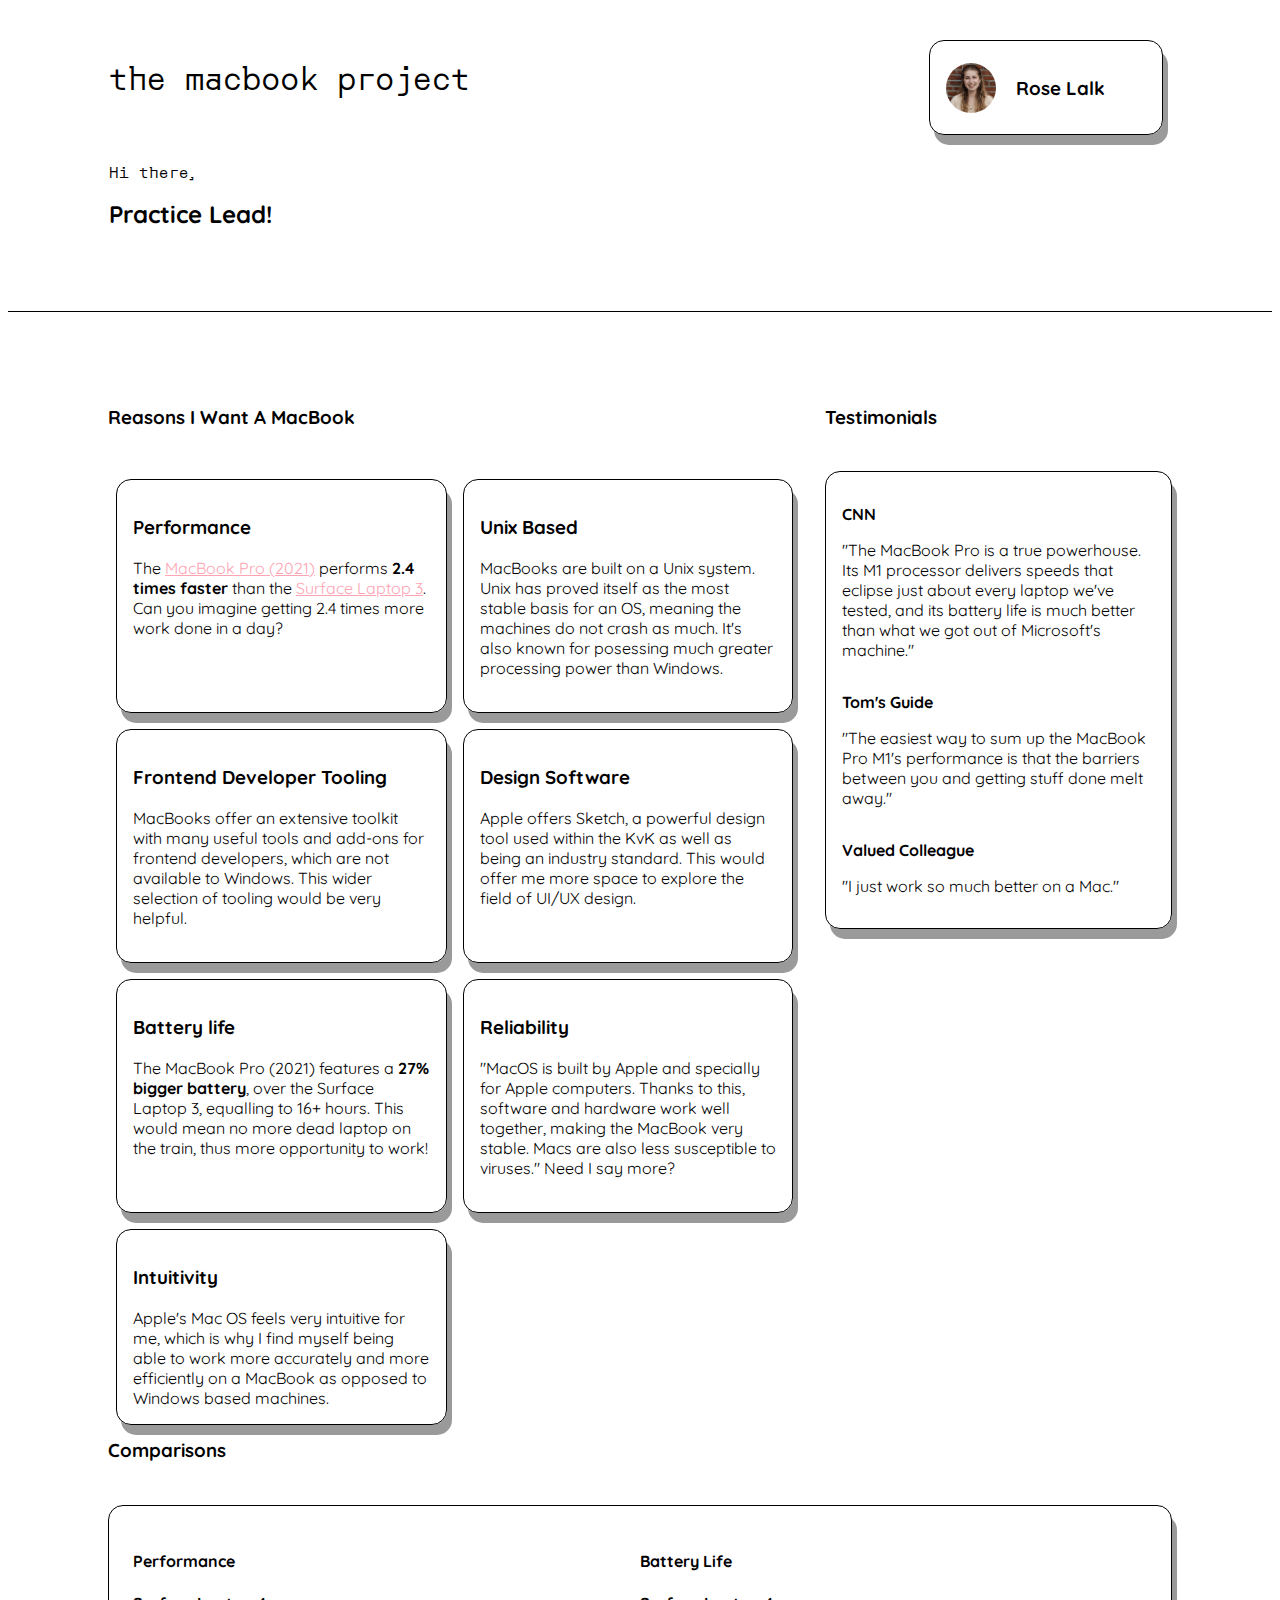
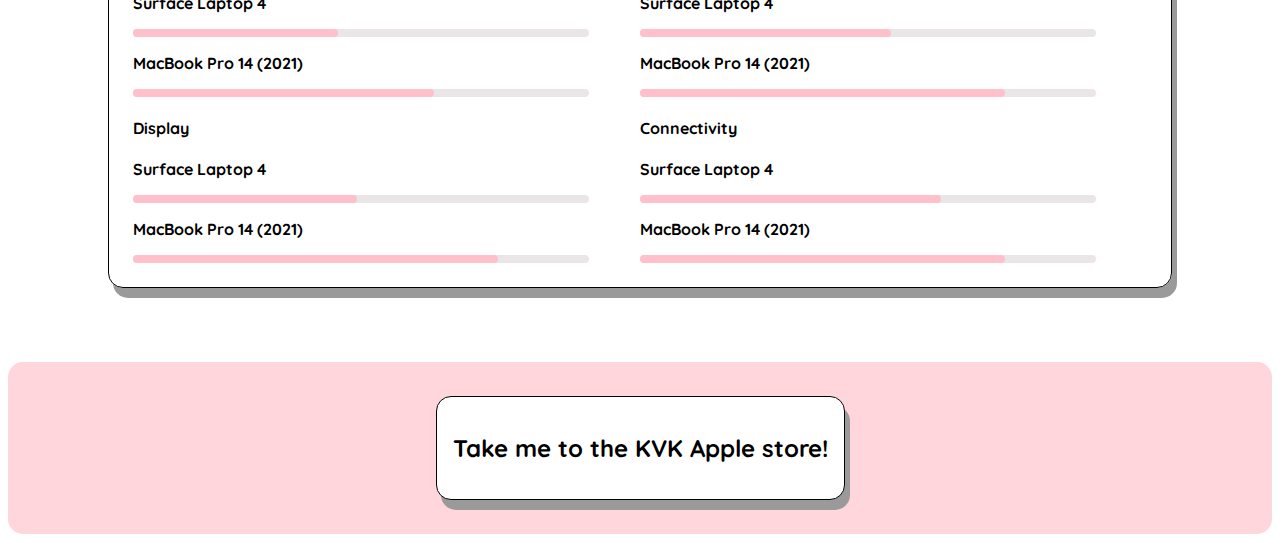
<file: index.html>
<!DOCTYPE html>
<html lang="en">
  <head>
    <meta charset="UTF-8" />
    <meta http-equiv="X-UA-Compatible" content="IE=edge" />
    <meta name="viewport" content="width=device-width, initial-scale=1.0" />
    <title>The Macbook Project</title>
    <link rel="stylesheet" href="./dashboard.css" />
    <link rel="preconnect" href="https://fonts.googleapis.com" />
    <link rel="preconnect" href="https://fonts.gstatic.com" crossorigin />
    <link rel="preconnect" href="https://fonts.googleapis.com" />
    <link rel="preconnect" href="https://fonts.gstatic.com" crossorigin />
    <link
      href="https://fonts.googleapis.com/css2?family=Orbit&family=Quicksand:wght@300;400;500&display=swap"
      rel="stylesheet"
    />
  </head>
  <body>
    <div class="container">
      <header>
        <!-- cool modern robotic/typewriter font for this -->
        <h1>the macbook project</h1>

        <a class="profile-card" href="https://roselalk.netlify.app/">
          <img src="./rose.jpeg" alt="rounded picture of Rose" />
          <h3>Rose Lalk</h3>
        </a>

        <p class="orbit">Hi there,</p>
        <h2>Practice Lead!</h2>
      </header>

      <main>
        <h3 class="argument-title main-title">Reasons I Want A MacBook</h3>

        <div class="argument-cards">
          <article class="card">
            <h3>Performance</h3>
            The
            <a
              class="underline pink"
              href="https://browser.geekbench.com/macs/macbook-pro-14-inch-2021-apple-m1-pro-10-core-cpu"
              >MacBook Pro (2021)</a
            >
            performs <span class="bold">2.4 times faster</span> than the
            <a
              class="underline pink"
              href="https://browser.geekbench.com/v6/cpu/1757381"
              >Surface Laptop 3</a
            >. Can you imagine getting 2.4 times more work done in a day?
          </article>

          <article class="card">
            <h3>Unix Based</h3>
            MacBooks are built on a Unix system. Unix has proved itself as the most stable basis for an OS, meaning the machines do not crash as much. It's also known for posessing much greater processing power than Windows.
          </article>

          <article class="card">
            <h3>Frontend Developer Tooling</h3>
            MacBooks offer an extensive toolkit with many useful tools and add-ons for frontend developers, which are not available to Windows. This wider selection of tooling would be very helpful.
          </article>

          <article class="card">
            <h3>Design Software</h3>
            Apple offers Sketch, a powerful design tool used within the KvK as
            well as being an industry standard. This would offer me more space
            to explore the field of UI/UX design.
          </article>

          <article class="card">
            <h3>Battery life</h3>
            The MacBook Pro (2021) features a
            <a
            class="bold"
              href="https://nanoreview.net/en/laptop-compare/microsoft-surface-laptop-3-15-vs-apple-macbook-pro-13-m1-2020"
              >27% bigger battery</a
            >, over the Surface Laptop 3, equalling to 16+ hours. This would
            mean no more dead laptop on the train, thus more opportunity to
            work!
          </article>

          <article class="card">
            <h3>Reliability</h3>
            <a
              class="black"
              href="https://www.coolblue.nl/en/advice/reasons-to-buy-macbook.html"
            >
              "MacOS is built by Apple and specially for Apple computers. Thanks
              to this, software and hardware work well together, making the
              MacBook very stable. Macs are also less susceptible to viruses."
            </a>
            Need I say more?
          </article>

          <article class="card">
            <h3>Intuitivity</h3>
            Apple's Mac OS feels very intuitive for me, which is why I find
            myself being able to work more accurately and more efficiently on a
            MacBook as opposed to Windows based machines.
          </article>
        </div>

        <h3 class="testimonials-title main-title">Testimonials</h3>
        <aside class="testimonials">
          <!-- CNN underscored "The Surface Laptop 4 is great, but can it top the MacBook Pro?" -->
          <div class="testimonials-card">
            <p class="bold">
              <a
                href="https://edition.cnn.com/cnn-underscored/electronics/surface-laptop-4-vs-macbook-pro-m1"
                >CNN</a
              >
            </p>
            <p>
              "The MacBook Pro is a true powerhouse. Its M1 processor delivers
              speeds that eclipse just about every laptop we've tested, and its
              battery life is much better than what we got out of Microsoft's
              machine."
            </p>
          </div>

          <div class="testimonials-card">
            <p class="bold">
              <a href="https://www.tomsguide.com/reviews/macbook-pro-m1"
                >Tom's Guide</a
              >
            </p>
            <p>
              "The easiest way to sum up the MacBook Pro M1's performance is
              that the barriers between you and getting stuff done melt away."
            </p>
          </div>
          <div class="testimonials-card">
            <p class="bold">Valued Colleague</p>
            <p>"I just work so much better on a Mac."</p>
          </div>
        </aside>

        <h3 class="comparisons-title">Comparisons</h3>
        <aside class="comparisons">
          <div class="comparison-card">
            <a
              href="https://nanoreview.net/en/laptop-compare/microsoft-surface-laptop-4-13-5-vs-apple-macbook-pro-14-2021"
              ><h4>Performance</h4>
              <p class="bold comparison-card-device-title">Surface Laptop 4</p>
              <div class="line">
                <div class="line line-45"></div>
              </div>
              <p class="bold comparison-card-device-title">
                MacBook Pro 14 (2021)
              </p>
              <div class="line">
                <div class="line line-66"></div>
              </div>
            </a>
          </div>

          <div class="comparison-card">
            <a
              href="https://nanoreview.net/en/laptop-compare/microsoft-surface-laptop-4-13-5-vs-apple-macbook-pro-14-2021"
            >
              <h4>Battery Life</h4>
              <p class="bold comparison-card-device-title">Surface Laptop 4</p>
              <div class="line">
                <div class="line line-55"></div>
              </div>
              <p class="bold comparison-card-device-title">
                MacBook Pro 14 (2021)
              </p>
              <div class="line">
                <div class="line line-80"></div>
              </div>
            </a>
          </div>

          <div class="comparison-card">
            <a
              href="https://nanoreview.net/en/laptop-compare/microsoft-surface-laptop-4-13-5-vs-apple-macbook-pro-14-2021"
            >
              <h4>Display</h4>
              <p class="bold comparison-card-device-title">Surface Laptop 4</p>
              <div class="line">
                <div class="line line-49"></div>
              </div>
              <p class="bold comparison-card-device-title">
                MacBook Pro 14 (2021)
              </p>
              <div class="line">
                <div class="line line-80"></div>
              </div>
            </a>
          </div>

          <div class="comparison-card">
            <a
              href="https://nanoreview.net/en/laptop-compare/microsoft-surface-laptop-4-13-5-vs-apple-macbook-pro-14-2021"
            >
              <h4>Connectivity</h4>
              <p class="bold comparison-card-device-title">Surface Laptop 4</p>
              <div class="line">
                <div class="line line-66"></div>
              </div>
              <p class="bold comparison-card-device-title">
                MacBook Pro 14 (2021)
              </p>
              <div class="line">
                <div class="line line-80"></div>
              </div>
            </a>
          </div>
        </aside>
      </main>
      <aside class="sidebar button">
        <a href="https://kvk.topdesk.net/tas/public/ssp/content/serviceflow?unid=dc4fb45487564fb5b087b122ed13711d&from=d51af365-c230-4e5a-81bf-843d95561022" class="card white-bg black button">
            <h2>Take me to the KVK Apple store!</h2>
        </a>
      </aside>
    </div>
  </body>
</html>
</file>
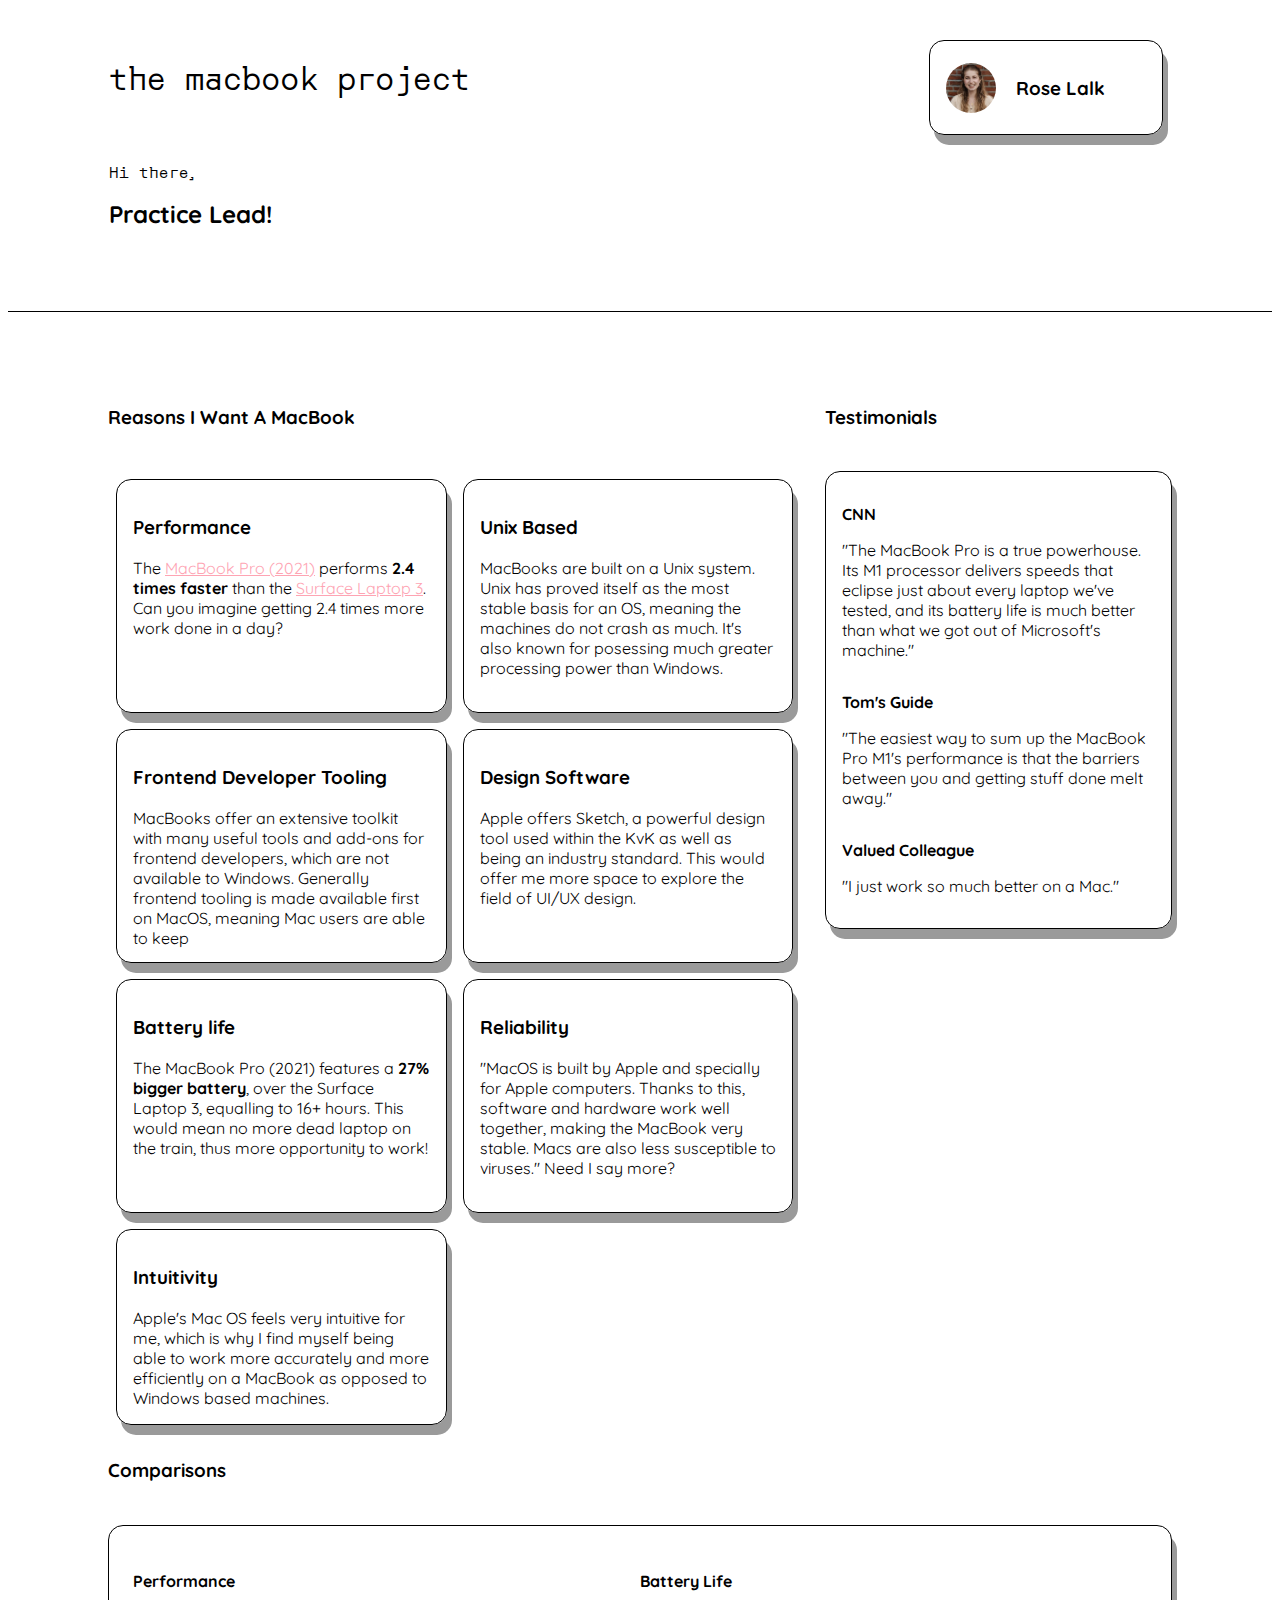
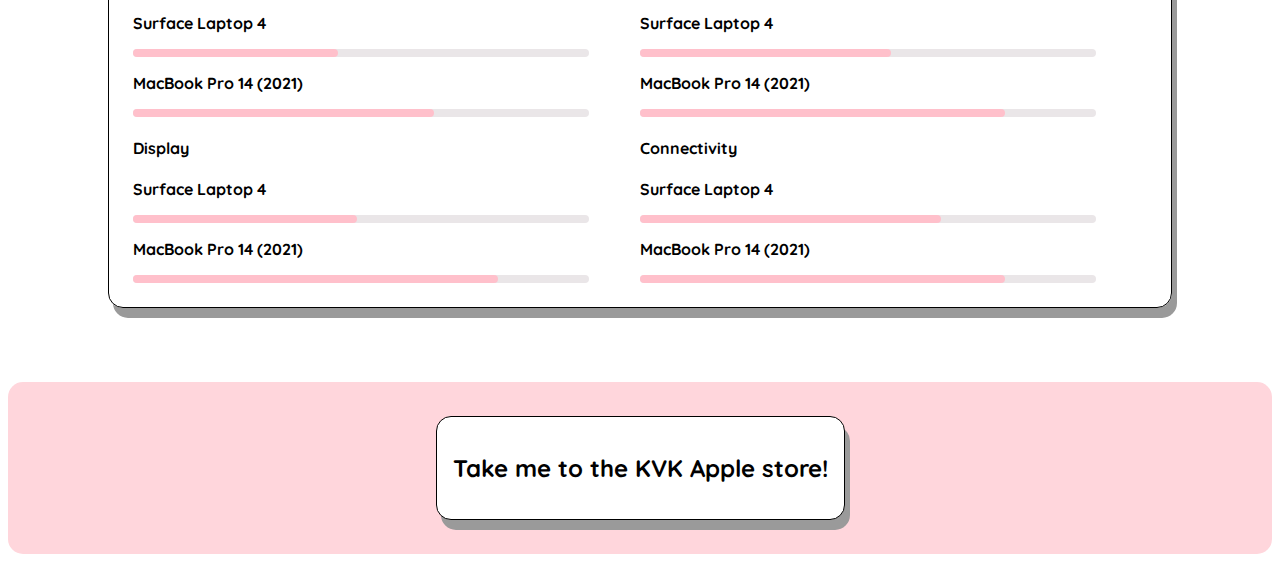
<file: dashboard.html>
<!DOCTYPE html>
<html lang="en">
  <head>
    <meta charset="UTF-8" />
    <meta http-equiv="X-UA-Compatible" content="IE=edge" />
    <meta name="viewport" content="width=device-width, initial-scale=1.0" />
    <title>The Macbook Project</title>
    <link rel="stylesheet" href="./dashboard.css" />
    <link rel="preconnect" href="https://fonts.googleapis.com" />
    <link rel="preconnect" href="https://fonts.gstatic.com" crossorigin />
    <link rel="preconnect" href="https://fonts.googleapis.com" />
    <link rel="preconnect" href="https://fonts.gstatic.com" crossorigin />
    <link
      href="https://fonts.googleapis.com/css2?family=Orbit&family=Quicksand:wght@300;400;500&display=swap"
      rel="stylesheet"
    />
  </head>
  <body>
    <div class="container">
      <header>
        <!-- cool modern robotic/typewriter font for this -->
        <h1>the macbook project</h1>

        <a class="profile-card" href="https://roselalk.netlify.app/">
          <img src="./rose.jpeg" alt="rounded picture of Rose" />
          <h3>Rose Lalk</h3>
        </a>

        <p class="orbit">Hi there,</p>
        <h2>Practice Lead!</h2>
      </header>

      <main>
        <h3 class="argument-title main-title">Reasons I Want A MacBook</h3>

        <div class="argument-cards">
          <article class="card">
            <h3>Performance</h3>
            The
            <a
              class="underline pink"
              href="https://browser.geekbench.com/macs/macbook-pro-14-inch-2021-apple-m1-pro-10-core-cpu"
              >MacBook Pro (2021)</a
            >
            performs <span class="bold">2.4 times faster</span> than the
            <a
              class="underline pink"
              href="https://browser.geekbench.com/v6/cpu/1757381"
              >Surface Laptop 3</a
            >. Can you imagine getting 2.4 times more work done in a day?
          </article>

          <article class="card">
            <h3>Unix Based</h3>
            MacBooks are built on a Unix system. Unix has proved itself as the most stable basis for an OS, meaning the machines do not crash as much. It's also known for posessing much greater processing power than Windows.
          </article>

          <article class="card">
            <h3>Frontend Developer Tooling</h3>
            MacBooks offer an extensive toolkit with many useful tools and add-ons for frontend developers, which are not available to Windows. Generally frontend tooling is made available first on MacOS, meaning Mac users are able to keep
          </article>

          <article class="card">
            <h3>Design Software</h3>
            Apple offers Sketch, a powerful design tool used within the KvK as
            well as being an industry standard. This would offer me more space
            to explore the field of UI/UX design.
          </article>

          <article class="card">
            <h3>Battery life</h3>
            The MacBook Pro (2021) features a
            <a
            class="bold"
              href="https://nanoreview.net/en/laptop-compare/microsoft-surface-laptop-3-15-vs-apple-macbook-pro-13-m1-2020"
              >27% bigger battery</a
            >, over the Surface Laptop 3, equalling to 16+ hours. This would
            mean no more dead laptop on the train, thus more opportunity to
            work!
          </article>

          <article class="card">
            <h3>Reliability</h3>
            <a
              class="black"
              href="https://www.coolblue.nl/en/advice/reasons-to-buy-macbook.html"
            >
              "MacOS is built by Apple and specially for Apple computers. Thanks
              to this, software and hardware work well together, making the
              MacBook very stable. Macs are also less susceptible to viruses."
            </a>
            Need I say more?
          </article>

          <article class="card">
            <h3>Intuitivity</h3>
            Apple's Mac OS feels very intuitive for me, which is why I find
            myself being able to work more accurately and more efficiently on a
            MacBook as opposed to Windows based machines.
          </article>
        </div>

        <h3 class="testimonials-title main-title">Testimonials</h3>
        <aside class="testimonials">
          <!-- CNN underscored "The Surface Laptop 4 is great, but can it top the MacBook Pro?" -->
          <div class="testimonials-card">
            <p class="bold">
              <a
                href="https://edition.cnn.com/cnn-underscored/electronics/surface-laptop-4-vs-macbook-pro-m1"
                >CNN</a
              >
            </p>
            <p>
              "The MacBook Pro is a true powerhouse. Its M1 processor delivers
              speeds that eclipse just about every laptop we've tested, and its
              battery life is much better than what we got out of Microsoft's
              machine."
            </p>
          </div>

          <div class="testimonials-card">
            <p class="bold">
              <a href="https://www.tomsguide.com/reviews/macbook-pro-m1"
                >Tom's Guide</a
              >
            </p>
            <p>
              "The easiest way to sum up the MacBook Pro M1's performance is
              that the barriers between you and getting stuff done melt away."
            </p>
          </div>
          <div class="testimonials-card">
            <p class="bold">Valued Colleague</p>
            <p>"I just work so much better on a Mac."</p>
          </div>
        </aside>

        <h3 class="comparisons-title">Comparisons</h3>
        <aside class="comparisons">
          <div class="comparison-card">
            <a
              href="https://nanoreview.net/en/laptop-compare/microsoft-surface-laptop-4-13-5-vs-apple-macbook-pro-14-2021"
              ><h4>Performance</h4>
              <p class="bold comparison-card-device-title">Surface Laptop 4</p>
              <div class="line">
                <div class="line line-45"></div>
              </div>
              <p class="bold comparison-card-device-title">
                MacBook Pro 14 (2021)
              </p>
              <div class="line">
                <div class="line line-66"></div>
              </div>
            </a>
          </div>

          <div class="comparison-card">
            <a
              href="https://nanoreview.net/en/laptop-compare/microsoft-surface-laptop-4-13-5-vs-apple-macbook-pro-14-2021"
            >
              <h4>Battery Life</h4>
              <p class="bold comparison-card-device-title">Surface Laptop 4</p>
              <div class="line">
                <div class="line line-55"></div>
              </div>
              <p class="bold comparison-card-device-title">
                MacBook Pro 14 (2021)
              </p>
              <div class="line">
                <div class="line line-80"></div>
              </div>
            </a>
          </div>

          <div class="comparison-card">
            <a
              href="https://nanoreview.net/en/laptop-compare/microsoft-surface-laptop-4-13-5-vs-apple-macbook-pro-14-2021"
            >
              <h4>Display</h4>
              <p class="bold comparison-card-device-title">Surface Laptop 4</p>
              <div class="line">
                <div class="line line-49"></div>
              </div>
              <p class="bold comparison-card-device-title">
                MacBook Pro 14 (2021)
              </p>
              <div class="line">
                <div class="line line-80"></div>
              </div>
            </a>
          </div>

          <div class="comparison-card">
            <a
              href="https://nanoreview.net/en/laptop-compare/microsoft-surface-laptop-4-13-5-vs-apple-macbook-pro-14-2021"
            >
              <h4>Connectivity</h4>
              <p class="bold comparison-card-device-title">Surface Laptop 4</p>
              <div class="line">
                <div class="line line-66"></div>
              </div>
              <p class="bold comparison-card-device-title">
                MacBook Pro 14 (2021)
              </p>
              <div class="line">
                <div class="line line-80"></div>
              </div>
            </a>
          </div>
        </aside>
      </main>
      <aside class="sidebar button">
        <a href="https://kvk.topdesk.net/tas/public/ssp/content/serviceflow?unid=dc4fb45487564fb5b087b122ed13711d&from=d51af365-c230-4e5a-81bf-843d95561022" class="card white-bg black button">
            <h2>Take me to the KVK Apple store!</h2>
        </a>
      </aside>
    </div>
  </body>
</html>
</file>
<file: dashboard.css>
:root {
  --main: 2;
}

body {
  font-family: "Quicksand", sans-serif;
}

a {
  text-decoration: none;
  color: black;
}

a:hover {
  color: pink;
}

.pink {
    color: rgb(254, 164, 179);
}

.black {
    color: black;
}

.white-bg {
    background-color: white;
}

.orbit {
  font-family: "Orbit", sans-serif;
}

.button:active {
    transform: translateY(4px);
}


.bold {
  font-weight: bold;
}

.underline {
  text-decoration: underline;
}

.container {
  display: grid;
  grid-template-columns: 1fr 4fr;
  gap: 24px;
}

header {
  grid-column: 1/3;
  display: grid;
  grid-template-columns: 1fr 5fr 2fr 1fr 2fr 1fr;
  grid-template-rows: 1fr 0.5fr 1fr;
  padding-top: 24px;
  border-bottom: 0.5px solid black;
}

h1 {
  grid-column: 2;
  font-family: "Orbit", sans-serif;
  font-weight: normal;
}

header p {
  grid-column: 2;
  grid-row: 2;
}

header h2 {
  grid-column: 2;
  grid-row: 3;
  margin: 0;
}

header img {
  width: 50px;
  border-radius: 50%;
  align-self: center;
  justify-self: center;
}

header h3 {
  align-self: center;
}

.profile-card {
  border: 1px solid black;
  border-radius: 15px;
  padding: 16px;
  text-align: left;
  align-items: center;
  margin: 8px;
  display: flex;
  flex-direction: row;
  width: 200px;
  grid-column: 5;
  justify-self: end;
}

.profile-card img {
    margin-right: 20px;
}


.sidebar {
  grid-column: 1/3;
  display: flex;
  flex-direction: row;
  background-color: rgb(255, 214, 220);
  color: white;
  font-weight: bold;
  align-items: center;
  justify-content: center;
  padding: 50px;
  border-radius: 15px;
  height: 8vh;
}


.sidebar img {
  width: 35px;
}

.sidebar-item {
  align-self: center;
  justify-self: center;
  padding: 10px;
}

main {
  grid-column: 1/3;
  display: grid;
  grid-template-columns: 2fr 1fr;
  gap: 24px;
  padding: 50px 100px;
}

.main-title {
  grid-row: 1;
}

.argument-title {
  grid-column: 1;
}

.testimonials-title {
  grid-column: 2;
}

.argument-cards {
  grid-row: 2/4;
  display: grid;
  grid-template-columns: repeat(auto-fill, minmax(300px, 1fr));
  grid-template-rows: repeat(auto-fit, 250px);
}

.argument-cards h3 {
  font-weight: 900;
}

.card {
  border: 1px solid black;
  border-radius: 15px;
  padding: 16px;
  text-align: left;
  align-items: center;
  margin: 8px;
}


.card,
.testimonials,
.comparisons,
.profile-card {
  box-shadow: 5px 10px #9a9a9a;
}

.card:hover,
.testimonials:hover,
.comparisons:hover,
.profile-card:hover {
  transform: scale3d(1.02, 1.02, 1);
  box-shadow: 5px 10px #888888;
}

.testimonials {
  grid-column: 2;
  grid-row: 2;
  display: flex;
  flex-direction: column;
  border: 1px solid black;
  border-radius: 15px;
  padding: 16px;
  text-align: left;
}

.testimonials-card {
}

.comparisons {
  grid-column: 1/3;
  grid-row: 5;
  display: grid;
  grid-template-columns: repeat(2, 1fr);
  border: 1px solid black;
  border-radius: 15px;
  padding: 24px;
  text-align: left;
}

.comparisons-title {
  grid-row: 4;
}

.comparison-card {
}

.line {
  height: 8px;
  width: 90%;
  background-color: rgb(234, 230, 232);
  border-radius: 15px;
}

.line-45 {
  width: 45%;
  background-color: pink;
  animation-name: animate-line-45;
  animation-duration: 2s;
  animation-iteration-count: 1;
}

.line-49 {
  width: 49%;
  background-color: pink;
  animation-name: animate-line-49;
  animation-duration: 2s;
  animation-iteration-count: 1;
}

.line-55 {
  width: 55%;
  background-color: pink;
  animation-name: animate-line-55;
  animation-duration: 2s;
  animation-iteration-count: 1;
}

.line-66 {
  width: 66%;
  background-color: pink;
  animation-name: animate-line-66;
  animation-duration: 2s;
  animation-iteration-count: 1;
}

.line-80 {
  width: 80%;
  background-color: pink;
  animation-name: animate-line-80;
  animation-duration: 2s;
  animation-iteration-count: 1;
}

@keyframes animate-line-45 {
  0% {
    width: 0%;
  }
  100% {
    width: 45%;
  }
}

@keyframes animate-line-49 {
  0% {
    width: 0%;
  }
  100% {
    width: 49%;
  }
}

@keyframes animate-line-55 {
  0% {
    width: 0%;
  }
  100% {
    width: 55%;
  }
}

@keyframes animate-line-66 {
  0% {
    width: 0%;
  }
  100% {
    width: 66%;
  }
}

@keyframes animate-line-80 {
  0% {
    width: 0%;
  }
  100% {
    width: 80%;
  }
}

/* als je scrollt naar het deel van de pagina waar de balkjes op staan, "laden" de balkjes
 */
</file>
